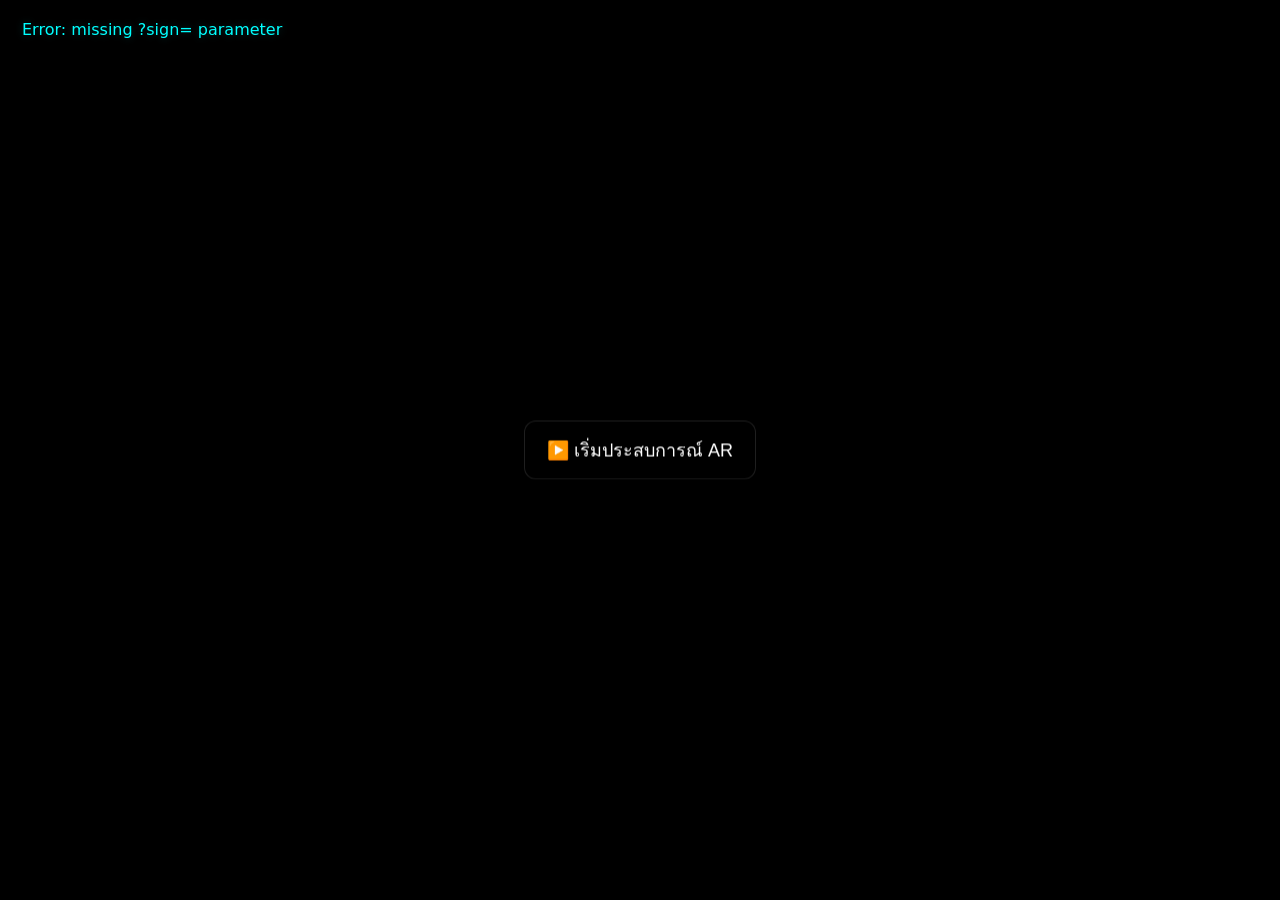
<file: index.html>
<!doctype html>
<html lang="th">
<head>
  <meta charset="utf-8" />
  <title>Zodiac AR — Markerless AR Voice</title>

  <!-- A-Frame -->
  <script src="https://aframe.io/releases/1.5.0/aframe.min.js"></script>

  <style>
    html,body { margin:0; height:100%; background:#000; }
    /* camera video (background) */
    #cameraFeed {
      position: fixed;
      inset: 0;
      width: 100%;
      height: 100%;
      object-fit: cover;
      z-index: 0;
      background: #000;
    }

    /* A-Frame canvas sits above cameraFeed and is transparent */
    a-scene { position: fixed; inset: 0; z-index: 1; pointer-events: none; }

    /* start button sits on top, must be tapped to enable audio autoplay on mobile */
    #startBtn {
      position: fixed;
      left: 50%; top: 50%;
      transform: translate(-50%,-50%);
      z-index: 5;
      padding: 14px 22px;
      border-radius: 12px;
      background: rgba(0,0,0,0.75);
      color: #fff;
      border: 1px solid rgba(255,255,255,0.12);
      font-size: 18px;
      cursor: pointer;
      backdrop-filter: blur(4px);
    }

    #status {
      position: fixed;
      left: 12px; top: 12px;
      z-index: 6;
      color: #0ff;
      font-family: system-ui, -apple-system, Roboto, "Segoe UI", sans-serif;
      text-shadow: 0 0 8px rgba(0,255,255,0.2);
      background: rgba(0,0,0,0.35);
      padding: 8px 10px; border-radius: 8px;
    }
  </style>
</head>
<body>
  <!-- camera feed as background -->
  <video id="cameraFeed" autoplay playsinline muted></video>

  <!-- Start button: required on many phones to unlock audio autoplay -->
  <button id="startBtn">▶️ เริ่มประสบการณ์ AR</button>
  <div id="status">Loading...</div>

  <!-- A-Frame scene with transparent renderer (alpha:true) -->
  <a-scene embedded renderer="alpha:true; colorManagement:true;" vr-mode-ui="enabled: false">
    <a-assets>
      <!-- placeholder: holo video element will be assigned src dynamically -->
      <video id="holoVideo" playsinline webkit-playsinline crossorigin="anonymous"></video>
    </a-assets>

    <!-- Markerless placement: we place the video entity in front of the camera at a fixed distance.
         It's not marker-anchored — it will appear in the scene as soon as camera runs and video plays. -->
    <a-entity id="videoRoot" position="0 1.2 -1.5">
      <a-video id="aHoloVideo"
               src="#holoVideo"
               width="1.2"
               height="0.68"
               position="0 0 0"
               rotation="0 0 0"
               material="shader: flat; transparent: true;">
      </a-video>

      <!-- optional text above the video -->
      <a-entity id="aText" position="0 0.6 0" text="value: ; align:center; color: #00ffff; width: 2;"></a-entity>
    </a-entity>

    <!-- camera entity -->
    <a-entity camera position="0 1.6 0"></a-entity>
  </a-scene>

<script>
(async function(){
  // CONFIG: ใช้ Web App URL ของเจน (Apps Script) ที่รับ ?sign=xxx และคืน JSON { video_url, stone_image, message, ... }
  const SHEET_WEBAPP_URL = "https://script.google.com/macros/s/AKfycbwq7Ae86jNo_uR-EBjk3dcwS0r555veHTILW5fjgXajLa6R4DdO3jpWfa1GTMtZO1k/exec";

  // Helpers
  const $ = sel => document.querySelector(sel);
  const status = $('#status');
  const startBtn = $('#startBtn');
  const cameraFeed = $('#cameraFeed');
  const holoVideoEl = $('#holoVideo'); // HTML video used as texture
  const aHoloVideo = document.getElementById('aHoloVideo');
  const aText = document.getElementById('aText');

  function setStatus(s){
    status.textContent = s;
  }

  // Read sign from URL param
  const params = new URLSearchParams(window.location.search);
  const signParam = (params.get('sign') || '').trim().toLowerCase();
  if(!signParam){
    setStatus('Error: missing ?sign= parameter');
    startBtn.disabled = true;
    throw new Error('Missing sign param');
  }

  // Fetch row data from Apps Script
  setStatus('Fetching content...');
  let row;
  try {
    const res = await fetch(`${SHEET_WEBAPP_URL}?sign=${encodeURIComponent(signParam)}`);
    if(!res.ok) throw new Error('Sheet fetch failed');
    row = await res.json();
  } catch(e){
    console.error(e);
    setStatus('Error fetching sheet data');
    startBtn.disabled = true;
    return;
  }

  // row expected: { video_url, stone_image, message, ... }
  if(!row || !row.video_url){
    setStatus('No video set for ' + signParam);
    startBtn.disabled = true;
    return;
  }

  // Prepare camera stream but DO NOT start audio yet (we will start on user tap)
  let cameraStream;
  async function startCamera(){
    try {
      // Enhanced camera settings with autofocus
      const constraints = {
        video: {
          facingMode: "environment",
          width: { ideal: 1920 },
          height: { ideal: 1080 },
          focusMode: "continuous",  // Continuous autofocus
          focusDistance: { ideal: 0 } // Auto focus distance
        },
        audio: false
      };
      
      cameraStream = await navigator.mediaDevices.getUserMedia(constraints);
      cameraFeed.srcObject = cameraStream;
      
      // Apply focus settings to video track
      const videoTrack = cameraStream.getVideoTracks()[0];
      const capabilities = videoTrack.getCapabilities();
      
      if (capabilities.focusMode && capabilities.focusMode.includes('continuous')) {
        await videoTrack.applyConstraints({
          advanced: [{ focusMode: 'continuous' }]
        });
      }
      
      cameraFeed.play().catch(()=>{/* ignore */});
      setStatus('Camera ready — แตะเริ่มเพื่อเล่นเสียง/วิดีโอ');
    } catch(err){
      console.error(err);
      setStatus('ไม่สามารถเปิดกล้องได้: ' + (err.message || err));
      throw err;
    }
  }

  // Preload holo video src (but do not play until user taps)
  holoVideoEl.src = row.video_url;
  holoVideoEl.loop = true;
  holoVideoEl.crossOrigin = "anonymous";

  // set text if any
  if(row.message){
    aText.setAttribute('text', `value: ${row.message}; align:center; color: #00ffff; width: 2;`);
  } else {
    aText.setAttribute('text', `value: ${signParam.toUpperCase()}; align:center; color: #00ffff; width: 2;`);
  }

  // Start camera immediately (so background visible) but audio/holovideo will wait for user tap
  try { await startCamera(); } catch(e){ /* handled above */ }

  // Start button handler: required to unlock audio on mobile browsers
  startBtn.addEventListener('click', async () => {
    startBtn.disabled = true;
    startBtn.style.display = 'none';
    setStatus('Starting experience...');

    // Play holo video (this unlocks audio context on some browsers)
    try {
      // Ensure play() called on user gesture
      await holoVideoEl.play();
    } catch(err){
      console.warn('Video play rejected initially', err);
    }

    // Try to resume audio on camera if needed (we didn't capture mic here)
    // Show status then hide
    setStatus('Playing — สแกน / เคลื่อนที่รอบ ๆ เพื่อดู effect');

    // If desired, make the a-video entity visible (A-Frame picks up the html video as texture automatically)
    // Nothing else needed; A-Frame will render the texture in the scene.
  });

  // Small UX: if user navigates away or stops, clean up camera
  window.addEventListener('beforeunload', () => {
    if(cameraStream){
      cameraStream.getTracks().forEach(t => t.stop());
    }
  });

  // Final status
  setStatus('พร้อม — แตะเริ่มเพื่อเปิดเสียงและ AR');
})();
</script>
</body>
</html>
</file>
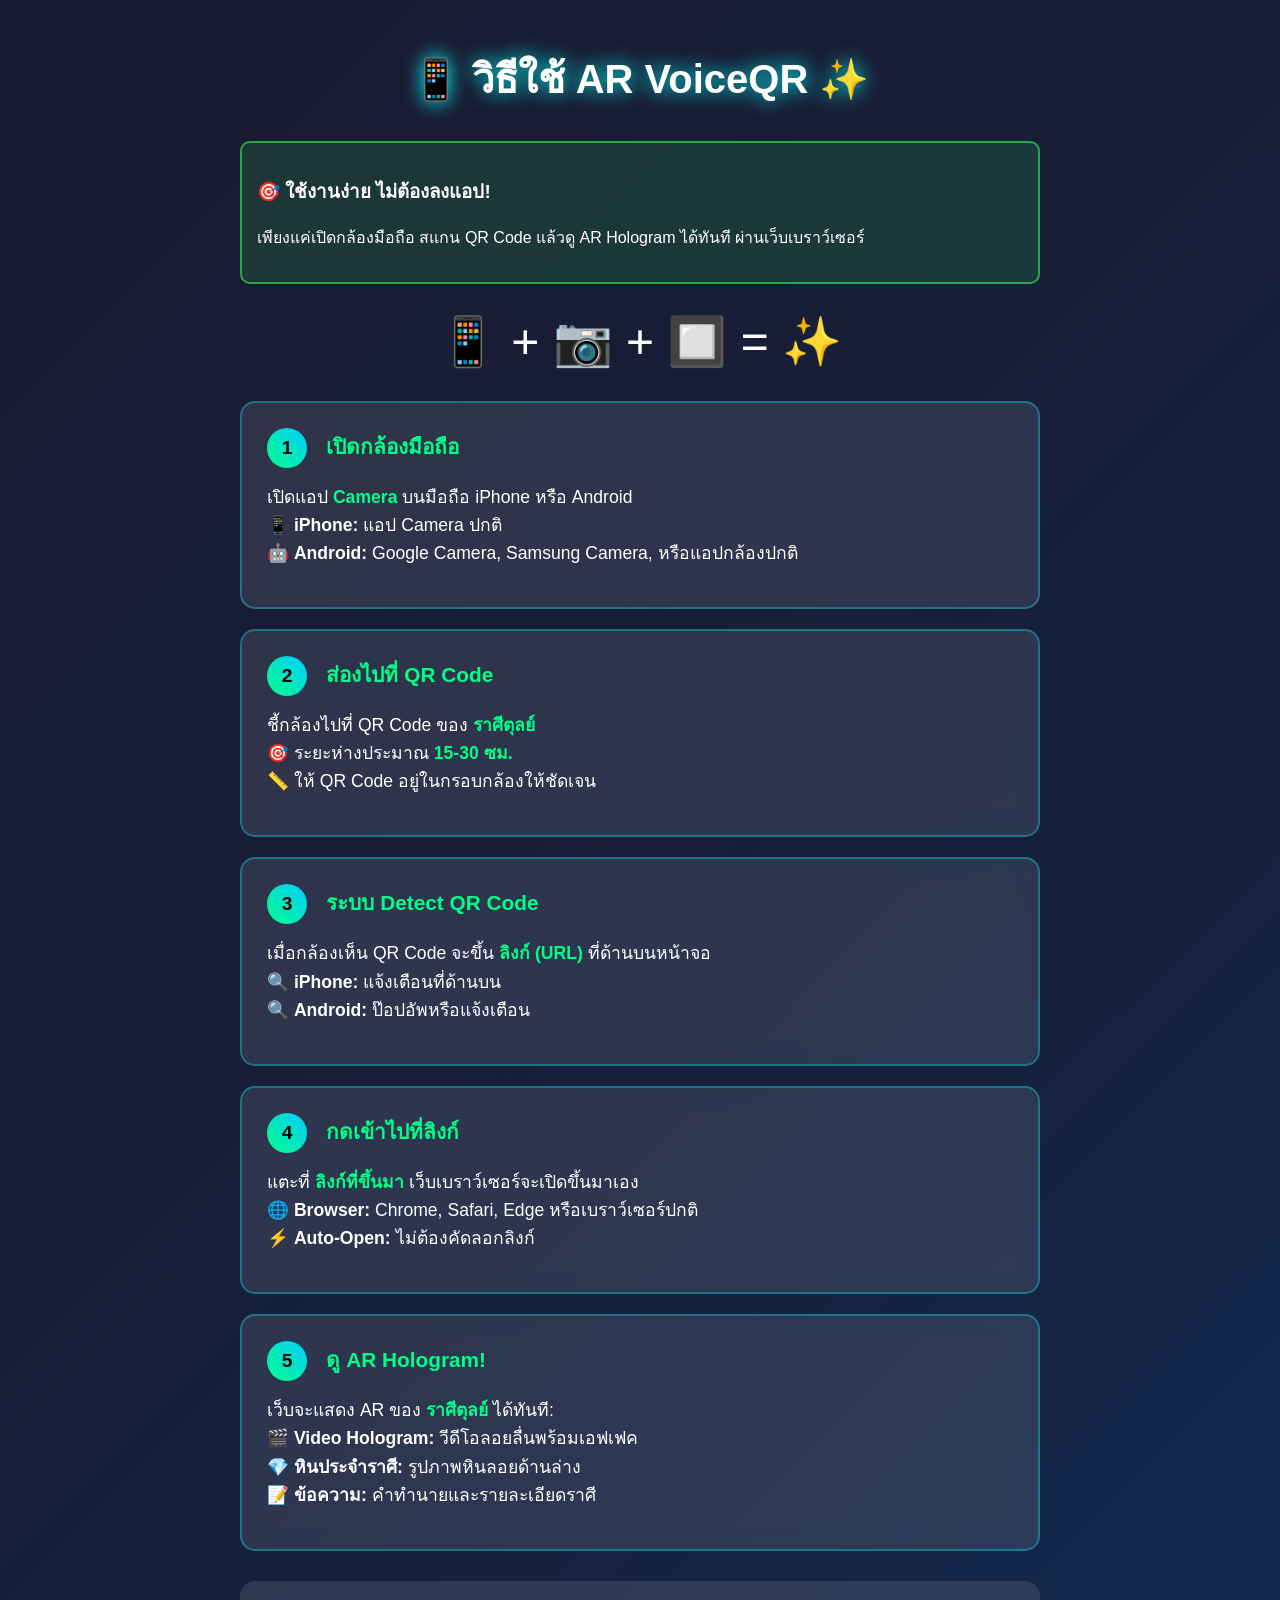
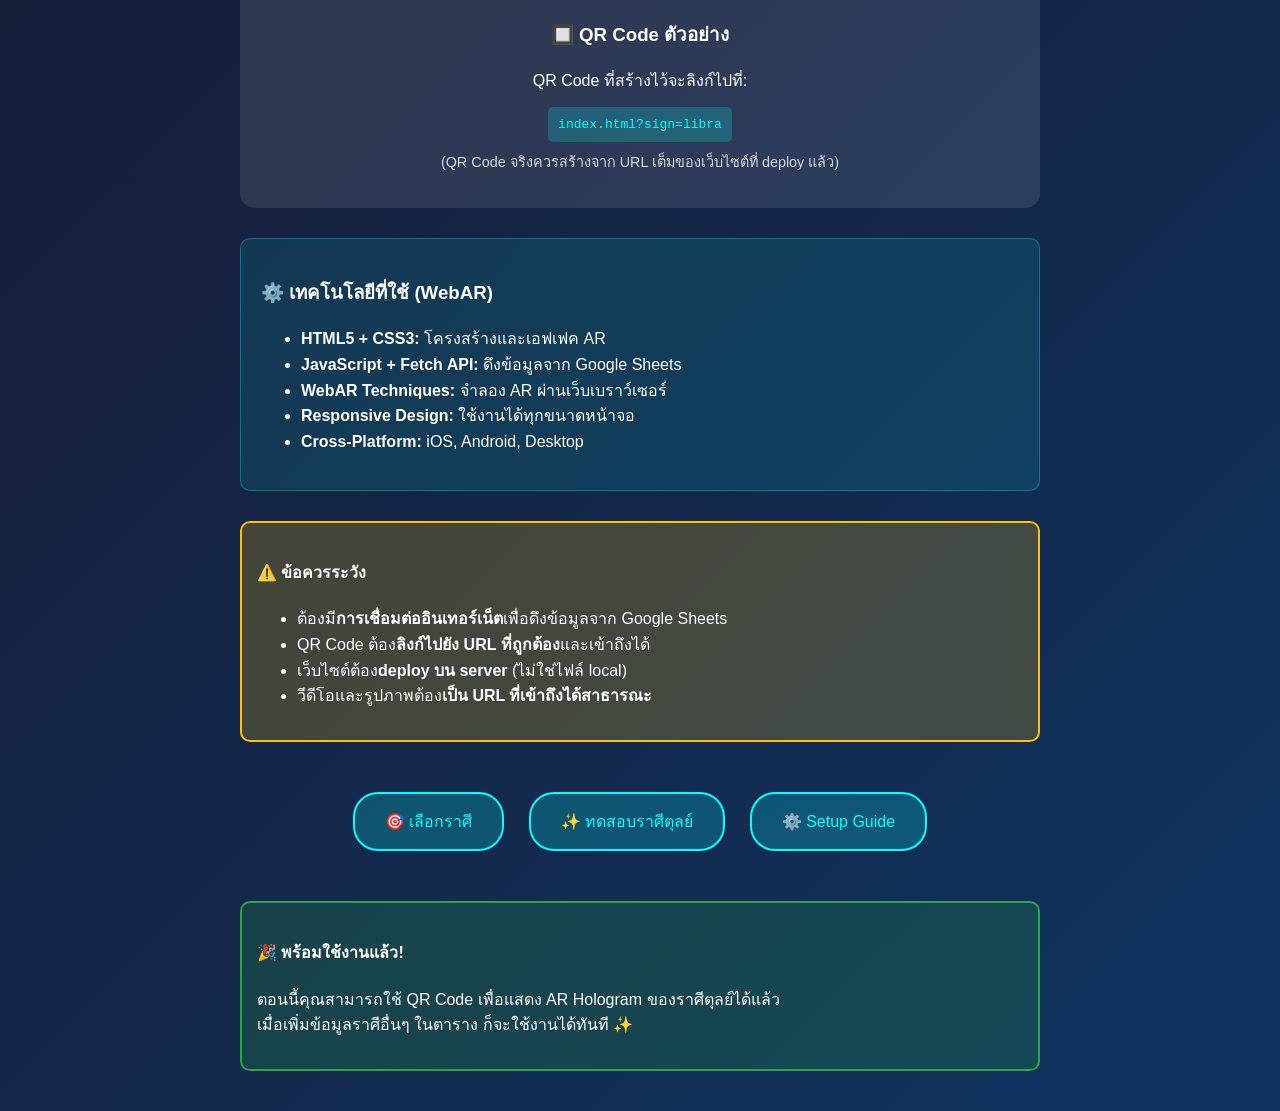
<file: how-to-use.html>
<!DOCTYPE html>
<html lang="th">
<head>
    <meta charset="UTF-8">
    <meta name="viewport" content="width=device-width, initial-scale=1.0">
    <title>📱 วิธีใช้ AR VoiceQR</title>
    <style>
        body {
            margin: 0;
            padding: 20px;
            background: linear-gradient(135deg, #1a1a2e, #16213e, #0f3460);
            color: #fff;
            font-family: 'Segoe UI', Arial, sans-serif;
            line-height: 1.6;
        }

        .container {
            max-width: 800px;
            margin: 0 auto;
        }

        h1 {
            text-align: center;
            font-size: 2.5em;
            margin-bottom: 30px;
            text-shadow: 0 0 20px cyan;
            animation: titleGlow 3s ease-in-out infinite alternate;
        }

        @keyframes titleGlow {
            0% { text-shadow: 0 0 20px cyan; }
            100% { text-shadow: 0 0 30px cyan, 0 0 40px cyan; }
        }

        .step-card {
            background: rgba(255, 255, 255, 0.1);
            border: 2px solid rgba(0, 255, 255, 0.3);
            border-radius: 15px;
            padding: 25px;
            margin: 20px 0;
            backdrop-filter: blur(10px);
            transition: all 0.3s ease;
        }

        .step-card:hover {
            border-color: cyan;
            box-shadow: 0 0 25px rgba(0, 255, 255, 0.3);
            transform: translateY(-5px);
        }

        .step-number {
            display: inline-block;
            background: linear-gradient(45deg, #00ff88, #00ccff);
            color: #000;
            width: 40px;
            height: 40px;
            border-radius: 50%;
            text-align: center;
            line-height: 40px;
            font-weight: bold;
            font-size: 1.2em;
            margin-right: 15px;
            margin-bottom: 15px;
        }

        .step-title {
            display: inline-block;
            font-size: 1.3em;
            font-weight: bold;
            color: #00ff88;
            margin-bottom: 10px;
        }

        .step-description {
            font-size: 1.1em;
            margin-bottom: 15px;
        }

        .highlight {
            color: #00ff88;
            font-weight: bold;
        }

        .warning {
            background: rgba(255, 193, 7, 0.2);
            border: 2px solid #ffc107;
            border-radius: 10px;
            padding: 15px;
            margin: 20px 0;
        }

        .success {
            background: rgba(40, 167, 69, 0.2);
            border: 2px solid #28a745;
            border-radius: 10px;
            padding: 15px;
            margin: 20px 0;
        }

        .button-group {
            text-align: center;
            margin: 40px 0;
        }

        .btn {
            display: inline-block;
            background: rgba(0, 255, 255, 0.2);
            border: 2px solid cyan;
            color: cyan;
            padding: 15px 30px;
            border-radius: 25px;
            text-decoration: none;
            margin: 10px;
            transition: all 0.3s ease;
            font-size: 16px;
        }

        .btn:hover {
            background: rgba(0, 255, 255, 0.4);
            transform: scale(1.05);
            text-decoration: none;
        }

        .device-icons {
            text-align: center;
            font-size: 3em;
            margin: 20px 0;
        }

        .qr-demo {
            text-align: center;
            margin: 30px 0;
            padding: 20px;
            background: rgba(255, 255, 255, 0.1);
            border-radius: 15px;
        }

        .tech-specs {
            background: rgba(0, 255, 255, 0.1);
            border: 1px solid rgba(0, 255, 255, 0.3);
            border-radius: 10px;
            padding: 20px;
            margin: 30px 0;
        }

        @media (max-width: 600px) {
            h1 { font-size: 2em; }
            .step-card { padding: 15px; }
            .btn { padding: 12px 20px; font-size: 14px; }
        }
    </style>
</head>
<body>
    <div class="container">
        <h1>📱 วิธีใช้ AR VoiceQR ✨</h1>
        
        <div class="success">
            <h3>🎯 ใช้งานง่าย ไม่ต้องลงแอป!</h3>
            <p>เพียงแค่เปิดกล้องมือถือ สแกน QR Code แล้วดู AR Hologram ได้ทันที ผ่านเว็บเบราว์เซอร์</p>
        </div>

        <div class="device-icons">
            📱 + 📷 + 🔲 = ✨
        </div>

        <div class="step-card">
            <span class="step-number">1</span>
            <span class="step-title">เปิดกล้องมือถือ</span>
            <div class="step-description">
                เปิดแอป <span class="highlight">Camera</span> บนมือถือ iPhone หรือ Android
                <br>📱 <strong>iPhone:</strong> แอป Camera ปกติ
                <br>🤖 <strong>Android:</strong> Google Camera, Samsung Camera, หรือแอปกล้องปกติ
            </div>
        </div>

        <div class="step-card">
            <span class="step-number">2</span>
            <span class="step-title">ส่องไปที่ QR Code</span>
            <div class="step-description">
                ชี้กล้องไปที่ QR Code ของ <span class="highlight">ราศีตุลย์</span>
                <br>🎯 ระยะห่างประมาณ <span class="highlight">15-30 ซม.</span>
                <br>📏 ให้ QR Code อยู่ในกรอบกล้องให้ชัดเจน
            </div>
        </div>

        <div class="step-card">
            <span class="step-number">3</span>
            <span class="step-title">ระบบ Detect QR Code</span>
            <div class="step-description">
                เมื่อกล้องเห็น QR Code จะขึ้น <span class="highlight">ลิงก์ (URL)</span> ที่ด้านบนหน้าจอ
                <br>🔍 <strong>iPhone:</strong> แจ้งเตือนที่ด้านบน
                <br>🔍 <strong>Android:</strong> ป๊อปอัพหรือแจ้งเตือน
            </div>
        </div>

        <div class="step-card">
            <span class="step-number">4</span>
            <span class="step-title">กดเข้าไปที่ลิงก์</span>
            <div class="step-description">
                แตะที่ <span class="highlight">ลิงก์ที่ขึ้นมา</span> เว็บเบราว์เซอร์จะเปิดขึ้นมาเอง
                <br>🌐 <strong>Browser:</strong> Chrome, Safari, Edge หรือเบราว์เซอร์ปกติ
                <br>⚡ <strong>Auto-Open:</strong> ไม่ต้องคัดลอกลิงก์
            </div>
        </div>

        <div class="step-card">
            <span class="step-number">5</span>
            <span class="step-title">ดู AR Hologram!</span>
            <div class="step-description">
                เว็บจะแสดง AR ของ <span class="highlight">ราศีตุลย์</span> ได้ทันที:
                <br>🎬 <strong>Video Hologram:</strong> วีดีโอลอยลื่นพร้อมเอฟเฟค
                <br>💎 <strong>หินประจำราศี:</strong> รูปภาพหินลอยด้านล่าง
                <br>📝 <strong>ข้อความ:</strong> คำทำนายและรายละเอียดราศี
            </div>
        </div>

        <div class="qr-demo">
            <h3>🔲 QR Code ตัวอย่าง</h3>
            <p>QR Code ที่สร้างไว้จะลิงก์ไปที่:</p>
            <code style="background: rgba(0,255,255,0.2); padding: 10px; border-radius: 5px; color: cyan;">
                index.html?sign=libra
            </code>
            <p style="margin-top: 15px; font-size: 0.9em; opacity: 0.8;">
                (QR Code จริงควรสร้างจาก URL เต็มของเว็บไซต์ที่ deploy แล้ว)
            </p>
        </div>

        <div class="tech-specs">
            <h3>⚙️ เทคโนโลยีที่ใช้ (WebAR)</h3>
            <ul>
                <li><strong>HTML5 + CSS3:</strong> โครงสร้างและเอฟเฟค AR</li>
                <li><strong>JavaScript + Fetch API:</strong> ดึงข้อมูลจาก Google Sheets</li>
                <li><strong>WebAR Techniques:</strong> จำลอง AR ผ่านเว็บเบราว์เซอร์</li>
                <li><strong>Responsive Design:</strong> ใช้งานได้ทุกขนาดหน้าจอ</li>
                <li><strong>Cross-Platform:</strong> iOS, Android, Desktop</li>
            </ul>
        </div>

        <div class="warning">
            <h4>⚠️ ข้อควรระวัง</h4>
            <ul>
                <li>ต้องมี<strong>การเชื่อมต่ออินเทอร์เน็ต</strong>เพื่อดึงข้อมูลจาก Google Sheets</li>
                <li>QR Code ต้อง<strong>ลิงก์ไปยัง URL ที่ถูกต้อง</strong>และเข้าถึงได้</li>
                <li>เว็บไซต์ต้อง<strong>deploy บน server</strong> (ไม่ใช่ไฟล์ local)</li>
                <li>วีดีโอและรูปภาพต้อง<strong>เป็น URL ที่เข้าถึงได้สาธารณะ</strong></li>
            </ul>
        </div>

        <div class="button-group">
            <a href="select-zodiac.html" class="btn">🎯 เลือกราศี</a>
            <a href="index.html?sign=libra" class="btn">✨ ทดสอบราศีตุลย์</a>
            <a href="google-sheets-setup.md" class="btn">⚙️ Setup Guide</a>
        </div>

        <div class="success">
            <h4>🎉 พร้อมใช้งานแล้ว!</h4>
            <p>ตอนนี้คุณสามารถใช้ QR Code เพื่อแสดง AR Hologram ของราศีตุลย์ได้แล้ว<br>
            เมื่อเพิ่มข้อมูลราศีอื่นๆ ในตาราง ก็จะใช้งานได้ทันที ✨</p>
        </div>
    </div>
</body>
</html>
</file>
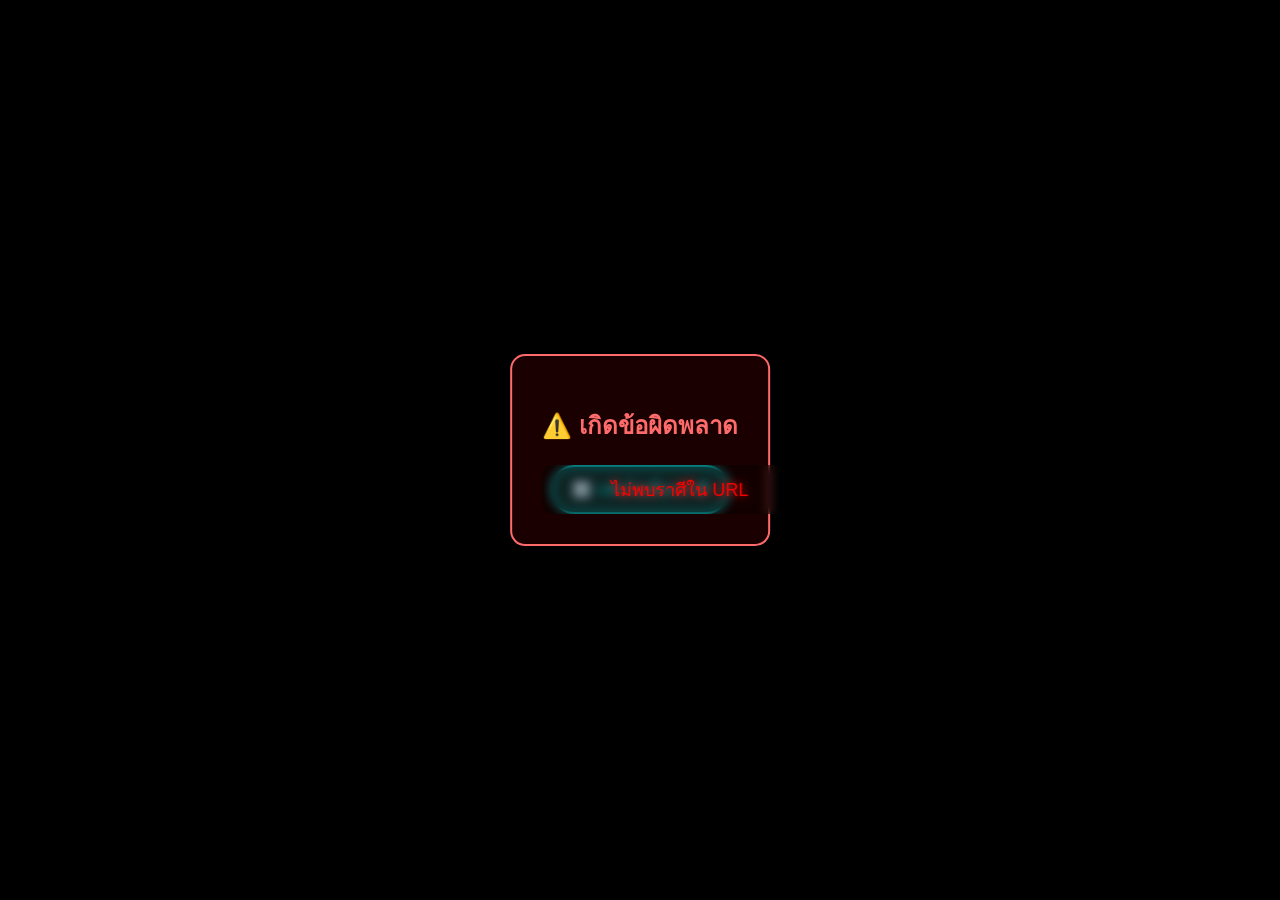
<file: index-modular.html>
<!DOCTYPE html>
<html lang="en">
<head>
  <meta charset="UTF-8">
  <meta name="viewport" content="width=device-width, initial-scale=1.0">
  <title>Zodiac AR Hologram</title>
  <link rel="stylesheet" href="styles.css">
</head>
<body>
  <div id="ar-container"></div>
  <script src="app.js"></script>
</body>
</html>
</file>
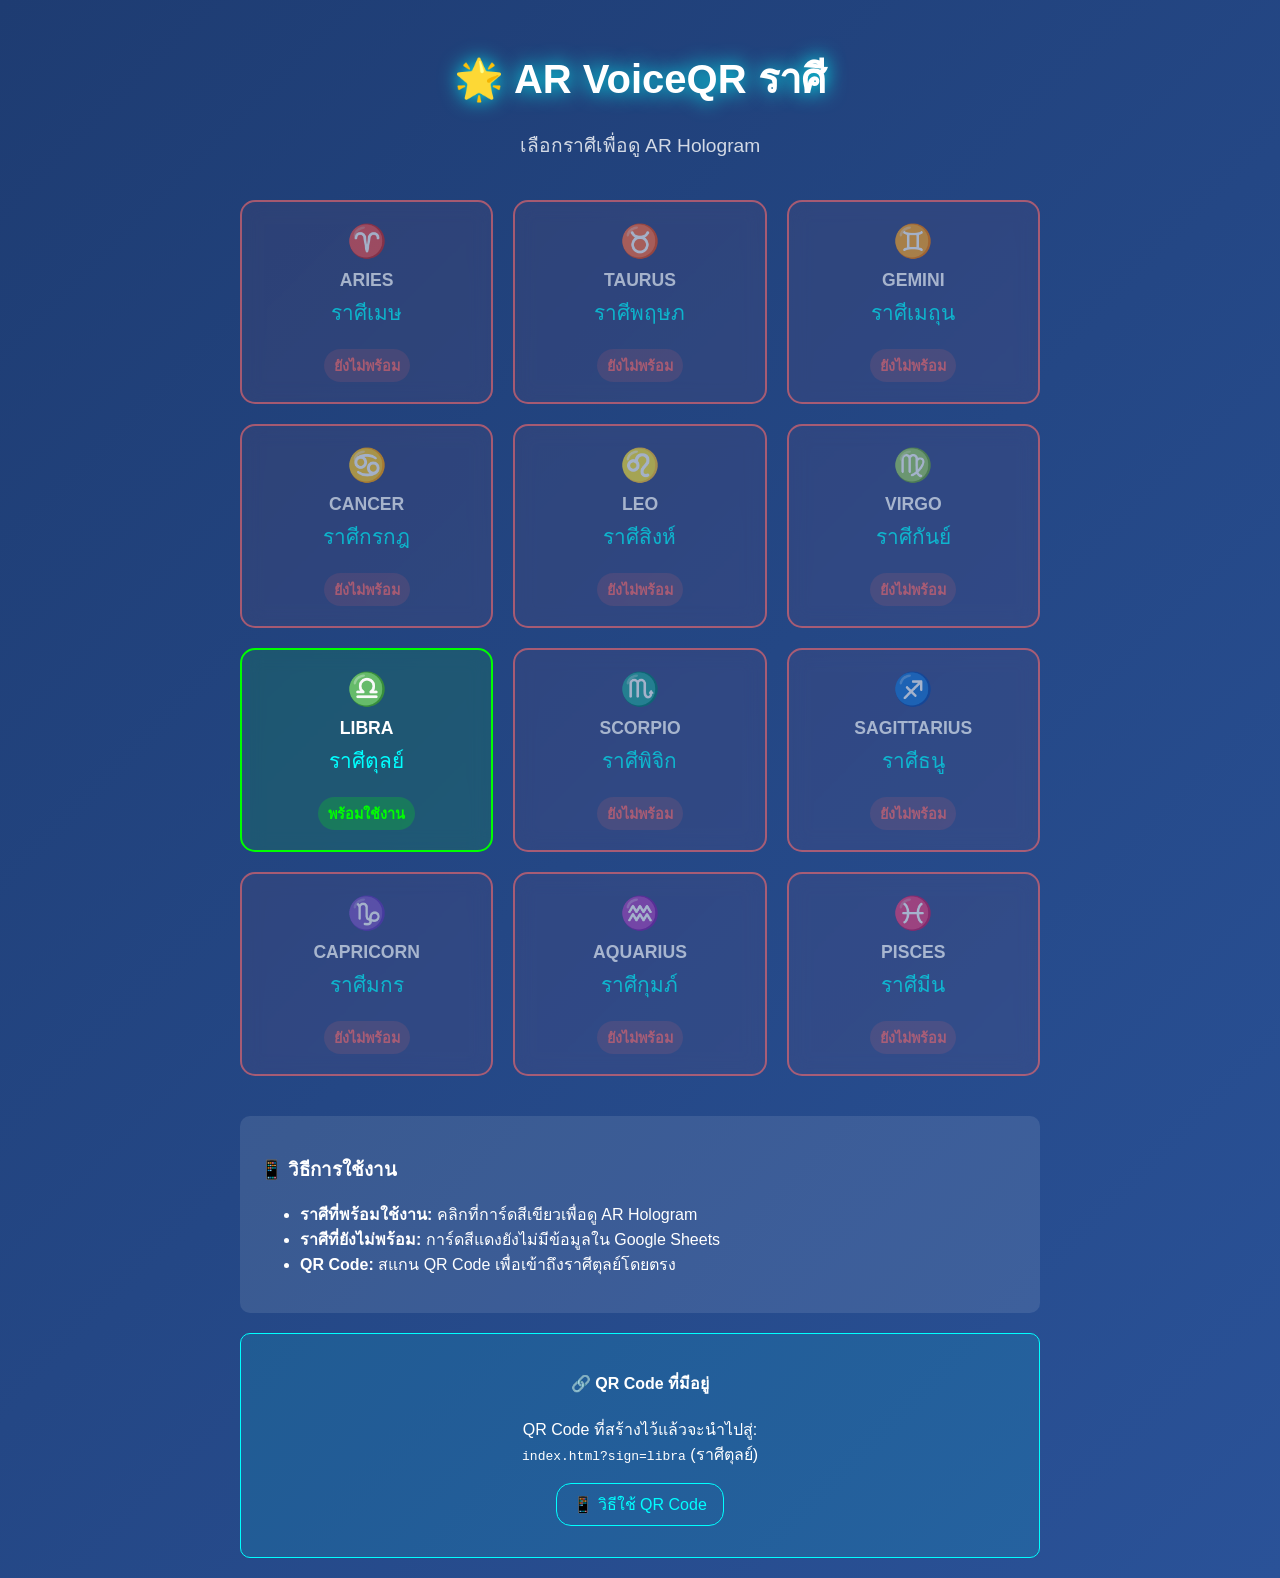
<file: select-zodiac.html>
<!DOCTYPE html>
<html lang="th">
<head>
    <meta charset="UTF-8">
    <meta name="viewport" content="width=device-width, initial-scale=1.0">
    <title>AR VoiceQR - เลือกราศี</title>
    <style>
        body {
            margin: 0;
            padding: 20px;
            background: linear-gradient(135deg, #1e3c72, #2a5298);
            color: #fff;
            font-family: 'Segoe UI', Arial, sans-serif;
        }

        .container {
            max-width: 800px;
            margin: 0 auto;
            text-align: center;
        }

        h1 {
            font-size: 2.5em;
            margin-bottom: 10px;
            text-shadow: 0 0 20px cyan;
        }

        .subtitle {
            font-size: 1.2em;
            margin-bottom: 40px;
            opacity: 0.8;
        }

        .zodiac-grid {
            display: grid;
            grid-template-columns: repeat(auto-fit, minmax(200px, 1fr));
            gap: 20px;
            margin-bottom: 40px;
        }

        .zodiac-card {
            background: rgba(255, 255, 255, 0.1);
            border: 2px solid transparent;
            border-radius: 15px;
            padding: 20px;
            cursor: pointer;
            transition: all 0.3s ease;
            backdrop-filter: blur(10px);
        }

        .zodiac-card:hover {
            border-color: cyan;
            box-shadow: 0 0 30px rgba(0, 255, 255, 0.3);
            transform: translateY(-5px);
        }

        .zodiac-card.available {
            border-color: #00ff00;
            background: rgba(0, 255, 0, 0.1);
        }

        .zodiac-card.unavailable {
            border-color: #ff6b6b;
            background: rgba(255, 107, 107, 0.1);
            opacity: 0.6;
            cursor: not-allowed;
        }

        .zodiac-name-en {
            font-size: 1.1em;
            font-weight: bold;
            margin-bottom: 5px;
        }

        .zodiac-name-th {
            font-size: 1.3em;
            margin-bottom: 10px;
            color: cyan;
        }

        .zodiac-emoji {
            font-size: 2em;
            margin-bottom: 10px;
        }

        .status {
            font-size: 0.9em;
            font-weight: bold;
            padding: 5px 10px;
            border-radius: 20px;
            display: inline-block;
            margin-top: 10px;
        }

        .status.available {
            background: rgba(0, 255, 0, 0.2);
            color: #00ff00;
        }

        .status.unavailable {
            background: rgba(255, 107, 107, 0.2);
            color: #ff6b6b;
        }

        .instructions {
            background: rgba(255, 255, 255, 0.1);
            border-radius: 10px;
            padding: 20px;
            margin-top: 40px;
            text-align: left;
        }

        .qr-info {
            background: rgba(0, 255, 255, 0.1);
            border: 1px solid cyan;
            border-radius: 10px;
            padding: 15px;
            margin-top: 20px;
        }

        @media (max-width: 600px) {
            .zodiac-grid {
                grid-template-columns: repeat(2, 1fr);
            }
            
            h1 {
                font-size: 2em;
            }
        }
    </style>
</head>
<body>
    <div class="container">
        <h1>🌟 AR VoiceQR ราศี</h1>
        <p class="subtitle">เลือกราศีเพื่อดู AR Hologram</p>

        <div class="zodiac-grid" id="zodiacGrid">
            <!-- จะถูกสร้างด้วย JavaScript -->
        </div>

        <div class="instructions">
            <h3>📱 วิธีการใช้งาน</h3>
            <ul>
                <li><strong>ราศีที่พร้อมใช้งาน:</strong> คลิกที่การ์ดสีเขียวเพื่อดู AR Hologram</li>
                <li><strong>ราศีที่ยังไม่พร้อม:</strong> การ์ดสีแดงยังไม่มีข้อมูลใน Google Sheets</li>
                <li><strong>QR Code:</strong> สแกน QR Code เพื่อเข้าถึงราศีตุลย์โดยตรง</li>
            </ul>
        </div>

        <div class="qr-info">
            <h4>🔗 QR Code ที่มีอยู่</h4>
            <p>QR Code ที่สร้างไว้แล้วจะนำไปสู่: <br>
            <code>index.html?sign=libra</code> (ราศีตุลย์)</p>
            <p style="margin-top: 15px;">
                <a href="how-to-use.html" style="color: cyan; text-decoration: none; border: 1px solid cyan; padding: 8px 16px; border-radius: 15px; display: inline-block; transition: all 0.3s ease;" 
                   onmouseover="this.style.background='rgba(0,255,255,0.2)'" 
                   onmouseout="this.style.background='transparent'">
                    📱 วิธีใช้ QR Code
                </a>
            </p>
        </div>
    </div>

    <script>
        const zodiacSigns = [
            { en: 'aries', th: 'ราศีเมษ', emoji: '♈', available: false },
            { en: 'taurus', th: 'ราศีพฤษภ', emoji: '♉', available: false },
            { en: 'gemini', th: 'ราศีเมถุน', emoji: '♊', available: false },
            { en: 'cancer', th: 'ราศีกรกฎ', emoji: '♋', available: false },
            { en: 'leo', th: 'ราศีสิงห์', emoji: '♌', available: false },
            { en: 'virgo', th: 'ราศีกันย์', emoji: '♍', available: false },
            { en: 'libra', th: 'ราศีตุลย์', emoji: '♎', available: true },
            { en: 'scorpio', th: 'ราศีพิจิก', emoji: '♏', available: false },
            { en: 'sagittarius', th: 'ราศีธนู', emoji: '♐', available: false },
            { en: 'capricorn', th: 'ราศีมกร', emoji: '♑', available: false },
            { en: 'aquarius', th: 'ราศีกุมภ์', emoji: '♒', available: false },
            { en: 'pisces', th: 'ราศีมีน', emoji: '♓', available: false }
        ];

        function createZodiacGrid() {
            const grid = document.getElementById('zodiacGrid');
            
            zodiacSigns.forEach(sign => {
                const card = document.createElement('div');
                card.className = `zodiac-card ${sign.available ? 'available' : 'unavailable'}`;
                
                if (sign.available) {
                    card.onclick = () => {
                        window.open(`index.html?sign=${sign.en}`, '_blank');
                    };
                }

                card.innerHTML = `
                    <div class="zodiac-emoji">${sign.emoji}</div>
                    <div class="zodiac-name-en">${sign.en.toUpperCase()}</div>
                    <div class="zodiac-name-th">${sign.th}</div>
                    <div class="status ${sign.available ? 'available' : 'unavailable'}">
                        ${sign.available ? 'พร้อมใช้งาน' : 'ยังไม่พร้อม'}
                    </div>
                `;

                grid.appendChild(card);
            });
        }

        // สร้าง grid เมื่อโหลดหน้าเว็บ
        window.onload = createZodiacGrid;
    </script>
</body>
</html>
</file>
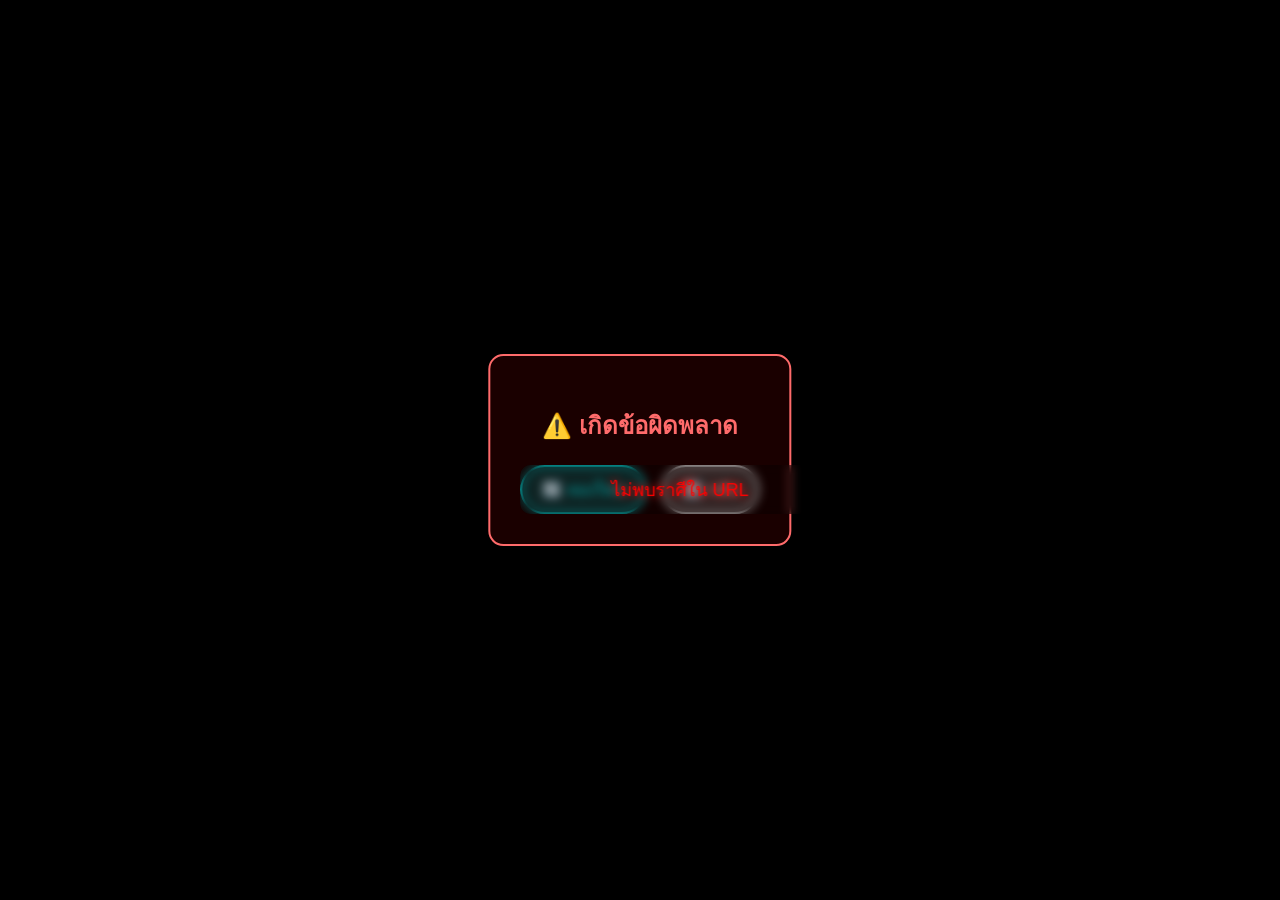
<file: test-zodiac.html>
<!DOCTYPE html>
<html lang="th">
<head>
  <meta charset="UTF-8">
  <meta name="viewport" content="width=device-width, initial-scale=1.0">
  <title>🧪 ทดสอบระบบ AR VoiceQR</title>
  <link rel="stylesheet" href="styles.css">
</head>
<body>
  <div id="ar-container"></div>
  
  <script>
    // Test Version ที่ใช้ข้อมูลจำลองแทนการเรียก API จริง
    class ZodiacARAppTest {
      constructor() {
        // ข้อมูลจำลองสำหรับทดสอบ
        this.mockData = {
          libra: {
            zodiac_name: "ราศีตุลย์",
            video_url: "https://commondatastorage.googleapis.com/gtv-videos-bucket/sample/BigBuckBunny.mp4",
            stone_image: "https://images.unsplash.com/photo-1518709268805-4e9042af2176?w=300&h=300&fit=crop&crop=center",
            message: "คุณเป็นคนที่รักความยุติธรรมและสมดุล มักจะเป็นคนที่คิดมากและชั่งใจนาน แต่เมื่อตัดสินใจแล้วจะทำอย่างมั่นใจ ✨",
            qr_url: "https://api.qrserver.com/v1/create-qr-code/?size=150x150&data=https://example.com/index.html?sign=libra"
          },
          aries: {
            zodiac_name: "ราศีเมษ", 
            video_url: "https://commondatastorage.googleapis.com/gtv-videos-bucket/sample/ElephantsDream.mp4",
            stone_image: "https://images.unsplash.com/photo-1553062407-98eeb64c6a62?w=300&h=300&fit=crop&crop=center",
            message: "คุณเป็นคนกล้าหาญและมีความมุ่งมั่นสูง ชอบเป็นผู้นำและไม่กลัวความท้าทาย 🔥"
          }
        };
        this.container = null;
      }

      async init() {
        try {
          this.container = document.getElementById('ar-container');
          const zodiacSign = this.getZodiacSignFromURL();
          const zodiacData = await this.fetchZodiacData(zodiacSign);
          this.renderARContent(zodiacData);
        } catch (error) {
          console.error("เกิดข้อผิดพลาด:", error);
          this.showError(error.message);
        }
      }

      getZodiacSignFromURL() {
        const urlParams = new URLSearchParams(window.location.search);
        const zodiacSign = urlParams.get('sign');
        if (!zodiacSign) {
          throw new Error("ไม่พบราศีใน URL");
        }
        return zodiacSign;
      }

      async fetchZodiacData(zodiacSign) {
        // จำลองการ delay ของ API
        await new Promise(resolve => setTimeout(resolve, 800));
        
        const data = this.mockData[zodiacSign.toLowerCase()];
        
        if (!data) {
          throw new Error(`ยังไม่มีข้อมูลสำหรับราศี "${zodiacSign}" ในระบบทดสอบ`);
        }
        
        console.log("🌟 Mock Data:", data);
        return data;
      }

      renderARContent(data) {
        this.container.innerHTML = '';
        this.addLoadingComplete();

        if (data.zodiac_name) {
          this.addTitleElement(data.zodiac_name);
        }

        if (data.video_url) {
          this.addVideoElement(data.video_url);
        }

        if (data.stone_image) {
          this.addImageElement(data.stone_image);
        }

        if (data.message) {
          this.addMessageElement(data.message);
        }

        if (data.qr_url) {
          this.addQRElement(data.qr_url);
        }

        this.addBackButton();
        this.addTestModeIndicator();
      }

      addLoadingComplete() {
        const loadingEl = document.createElement('div');
        loadingEl.textContent = '✅ ระบบทำงานปกติ';
        loadingEl.style.cssText = `
          position: absolute;
          bottom: 80px;
          right: 20px;
          background: rgba(0, 255, 0, 0.2);
          border: 1px solid #00ff00;
          color: #00ff00;
          padding: 8px 12px;
          border-radius: 15px;
          font-size: 12px;
          z-index: 25;
        `;
        this.container.appendChild(loadingEl);

        // ซ่อนหลัง 3 วินาที
        setTimeout(() => loadingEl.remove(), 3000);
      }

      addTestModeIndicator() {
        const testEl = document.createElement('div');
        testEl.textContent = '🧪 โหมดทดสอบ';
        testEl.style.cssText = `
          position: absolute;
          bottom: 80px;
          left: 20px;
          background: rgba(255, 165, 0, 0.2);
          border: 1px solid #ffa500;
          color: #ffa500;
          padding: 8px 12px;
          border-radius: 15px;
          font-size: 12px;
          z-index: 25;
        `;
        this.container.appendChild(testEl);
      }

      addTitleElement(title) {
        const titleEl = document.createElement('h1');
        titleEl.textContent = title;
        titleEl.style.cssText = `
          position: absolute;
          top: 20px;
          width: 100%;
          text-align: center;
          font-size: 2em;
          color: cyan;
          text-shadow: 0 0 20px #0ff;
          margin: 0;
          z-index: 10;
        `;
        this.container.appendChild(titleEl);
      }

      addVideoElement(videoUrl) {
        const videoEl = document.createElement('video');
        videoEl.src = videoUrl;
        videoEl.autoplay = true;
        videoEl.loop = true;
        videoEl.muted = true; // เปลี่ยนเป็น muted สำหรับทดสอบ
        videoEl.controls = true;
        this.container.appendChild(videoEl);
      }

      addImageElement(imageUrl) {
        const imgEl = document.createElement('img');
        imgEl.src = imageUrl;
        imgEl.alt = "Zodiac Stone";
        this.container.appendChild(imgEl);
      }

      addMessageElement(message) {
        const msgEl = document.createElement('p');
        msgEl.textContent = message;
        this.container.appendChild(msgEl);
      }

      addQRElement(qrUrl) {
        const qrContainer = document.createElement('div');
        qrContainer.style.cssText = `
          position: absolute;
          top: 70px;
          left: 20px;
          background: rgba(255, 255, 255, 0.1);
          border: 2px solid rgba(0, 255, 255, 0.5);
          border-radius: 10px;
          padding: 10px;
          backdrop-filter: blur(10px);
          z-index: 15;
        `;

        const qrImg = document.createElement('img');
        qrImg.src = qrUrl;
        qrImg.alt = 'QR Code';
        qrImg.style.cssText = `
          width: 80px;
          height: 80px;
          border-radius: 5px;
          display: block;
        `;

        const qrLabel = document.createElement('p');
        qrLabel.textContent = 'QR Code';
        qrLabel.style.cssText = `
          margin: 5px 0 0 0;
          font-size: 12px;
          text-align: center;
          color: cyan;
        `;

        qrContainer.appendChild(qrImg);
        qrContainer.appendChild(qrLabel);
        this.container.appendChild(qrContainer);
      }

      addBackButton() {
        const backBtn = document.createElement('button');
        backBtn.textContent = '🔙 กลับ';
        backBtn.onclick = () => window.location.href = 'select-zodiac.html';
        backBtn.style.cssText = `
          position: absolute;
          top: 20px;
          right: 20px;
          background: rgba(0, 255, 255, 0.2);
          border: 2px solid cyan;
          color: cyan;
          padding: 10px 15px;
          border-radius: 25px;
          cursor: pointer;
          font-size: 14px;
          z-index: 20;
        `;
        this.container.appendChild(backBtn);
      }

      showError(message) {
        if (this.container) {
          this.container.innerHTML = `
            <div style="
              position: absolute;
              top: 50%;
              left: 50%;
              transform: translate(-50%, -50%);
              text-align: center;
              padding: 30px;
              background: rgba(255, 0, 0, 0.1);
              border: 2px solid #ff6b6b;
              border-radius: 15px;
              max-width: 80%;
            ">
              <h2 style="color: #ff6b6b; margin-bottom: 20px;">⚠️ เกิดข้อผิดพลาด</h2>
              <p class="error" style="margin-bottom: 20px;">${message}</p>
              <button onclick="window.location.href='test-zodiac.html'" style="
                background: rgba(0, 255, 255, 0.2);
                border: 2px solid cyan;
                color: cyan;
                padding: 10px 20px;
                border-radius: 25px;
                cursor: pointer;
                font-size: 16px;
                margin-right: 10px;
              ">🔄 ลองใหม่</button>
              <button onclick="window.location.href='select-zodiac.html'" style="
                background: rgba(255, 255, 255, 0.2);
                border: 2px solid #fff;
                color: #fff;
                padding: 10px 20px;
                border-radius: 25px;
                cursor: pointer;
                font-size: 16px;
              ">🔙 กลับ</button>
            </div>
          `;
        }
      }
    }

    // เริ่มแอพเมื่อ DOM โหลดเสร็จ
    window.onload = () => {
      const app = new ZodiacARAppTest();
      app.init();
    };
  </script>
</body>
</html>
</file>
<file: styles.css>
/* AR VoiceQR Zodiac Hologram Styles */
body {
  margin: 0;
  background: #000;
  color: #fff;
  font-family: sans-serif;
}

#ar-container {
  position: relative;
  width: 100vw;
  height: 100vh;
  overflow: hidden;
}

video {
  position: absolute;
  top: 50%;
  left: 50%;
  transform: translate(-50%, -50%);
  max-width: 80%;
  max-height: 80%;
  border: 2px solid #fff;
  border-radius: 10px;
  box-shadow: 0 0 30px cyan, 0 0 60px rgba(0, 255, 255, 0.5), 
              inset 0 0 20px rgba(255, 255, 255, 0.1);
  filter: drop-shadow(0 0 20px cyan) contrast(1.2) brightness(1.1) 
          drop-shadow(0 0 40px rgba(0, 255, 255, 0.8))
          saturate(1.3);
  animation: hologramFloat 3s ease-in-out infinite, hologramGlow 2s ease-in-out infinite alternate;
  /* Green screen effect - ทำให้สีเขียวโปร่งใส */
  mix-blend-mode: screen;
  background: radial-gradient(circle, rgba(0,255,255,0.1) 0%, rgba(0,0,0,0.8) 100%);
}

/* เอฟเฟคสำหรับวีดีโอ green screen */
video.green-screen {
  filter: drop-shadow(0 0 25px cyan) contrast(1.3) brightness(1.2) saturate(0.8);
  background: transparent;
  mix-blend-mode: multiply;
}

@keyframes hologramFloat {
  0%, 100% {
    transform: translate(-50%, -50%) translateY(0px);
    filter: drop-shadow(0 0 20px cyan) contrast(1.2) brightness(1.1) hue-rotate(180deg);
  }
  25% {
    transform: translate(-50%, -50%) translateY(-8px);
    filter: drop-shadow(0 0 25px cyan) contrast(1.3) brightness(1.15) hue-rotate(190deg);
  }
  50% {
    transform: translate(-50%, -50%) translateY(-10px);
    filter: drop-shadow(0 0 30px cyan) contrast(1.4) brightness(1.2) hue-rotate(200deg);
  }
  75% {
    transform: translate(-50%, -50%) translateY(-5px);
    filter: drop-shadow(0 0 25px cyan) contrast(1.3) brightness(1.15) hue-rotate(190deg);
  }
}

@keyframes hologramGlow {
  0% {
    box-shadow: 0 0 30px cyan, 0 0 60px rgba(0, 255, 255, 0.3);
  }
  100% {
    box-shadow: 0 0 50px cyan, 0 0 80px rgba(0, 255, 255, 0.8),
                inset 0 0 30px rgba(255, 255, 255, 0.2);
  }
}

img {
  position: absolute;
  bottom: 20px;
  left: 50%;
  transform: translateX(-50%);
  width: 100px;
  border-radius: 50%;
  box-shadow: 0 0 20px rgba(255, 255, 255, 0.5);
  animation: stoneFloat 2s ease-in-out infinite reverse;
  filter: drop-shadow(0 5px 15px rgba(0, 255, 255, 0.3));
}

@keyframes stoneFloat {
  0%, 100% {
    transform: translateX(-50%) translateY(0px);
  }
  50% {
    transform: translateX(-50%) translateY(-8px);
  }
}

p {
  position: absolute;
  bottom: 10px;
  width: 100%;
  text-align: center;
  font-size: 18px;
  color: cyan;
  text-shadow: 0 0 10px #0ff;
  animation: textGlow 2s ease-in-out infinite alternate;
  background: rgba(0, 0, 0, 0.3);
  padding: 10px;
  border-radius: 10px;
  backdrop-filter: blur(5px);
}

@keyframes textGlow {
  0% {
    text-shadow: 0 0 10px #0ff;
  }
  100% {
    text-shadow: 0 0 20px #0ff, 0 0 30px #0ff;
  }
}

.error {
  color: red !important;
  text-shadow: 0 0 10px #f00;
}

button:hover {
  background: rgba(0, 255, 255, 0.4) !important;
  transform: scale(1.05);
  transition: all 0.3s ease;
}
</file>
